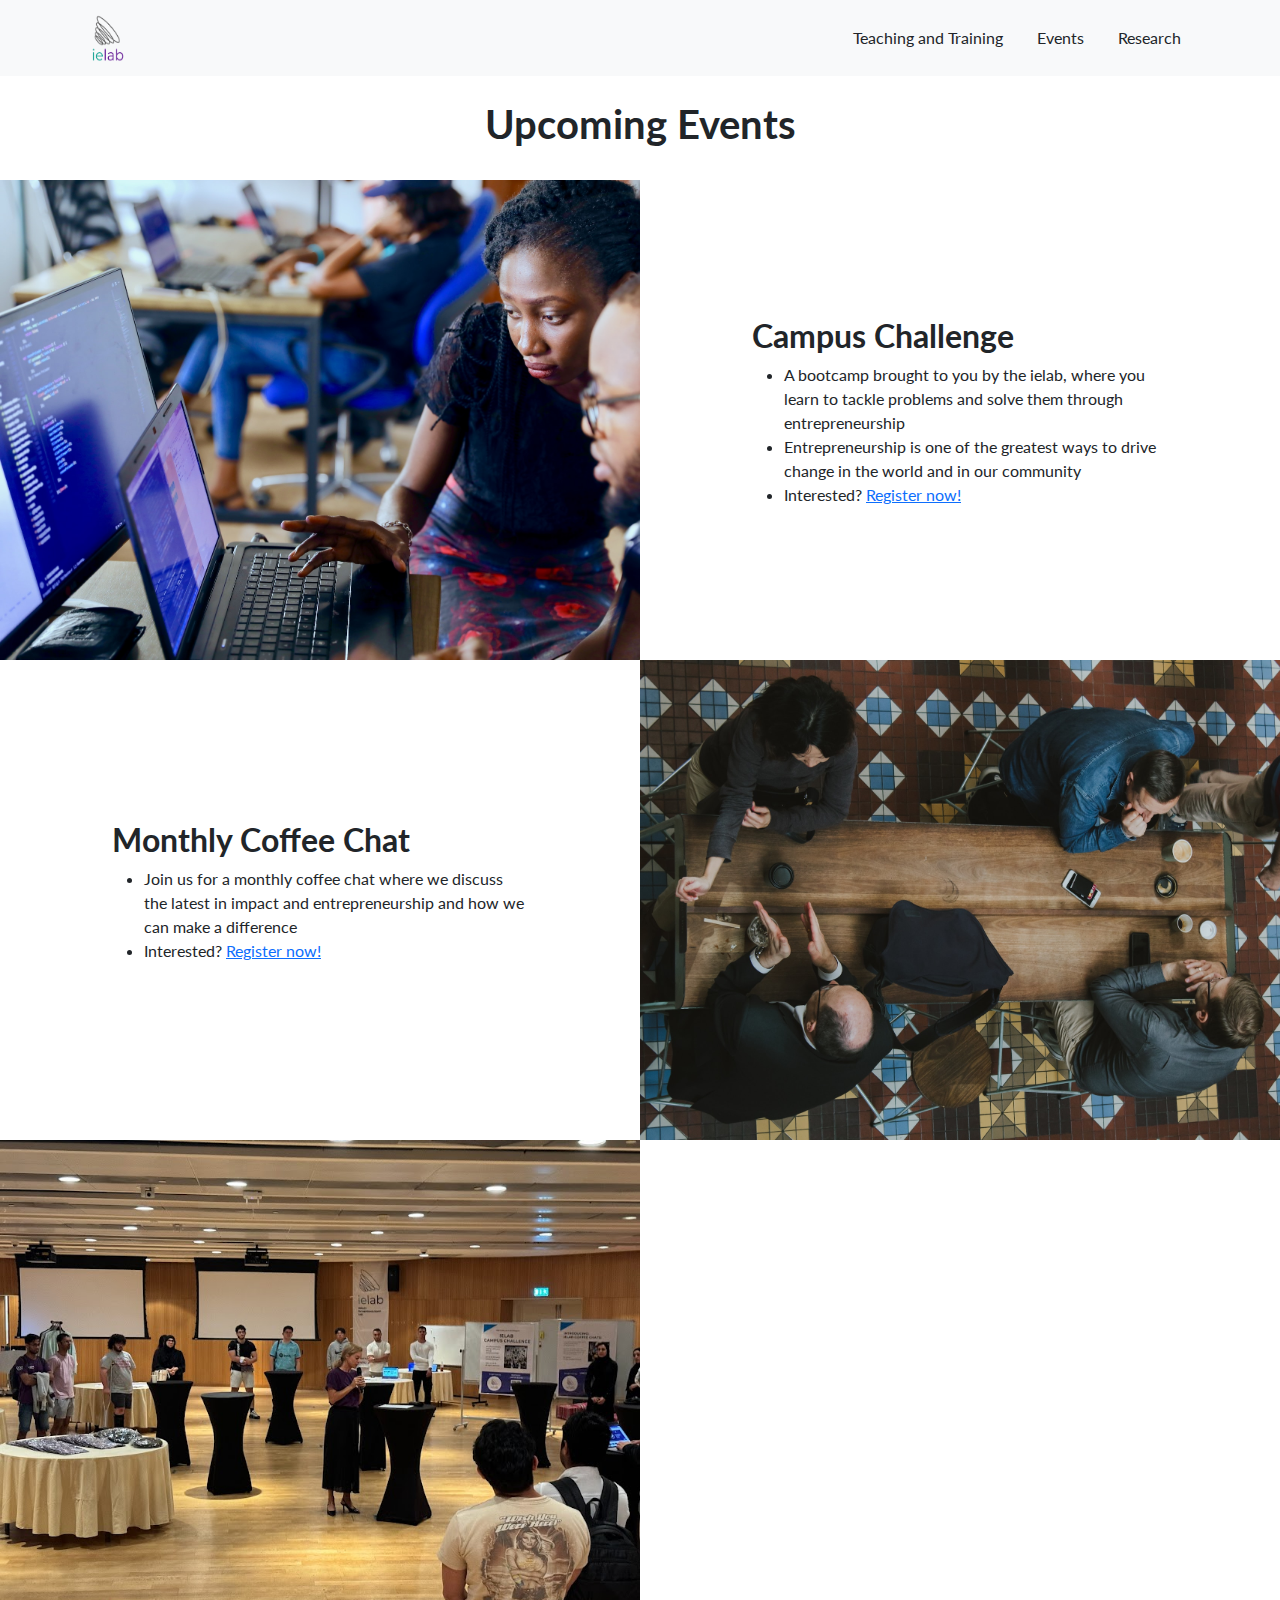
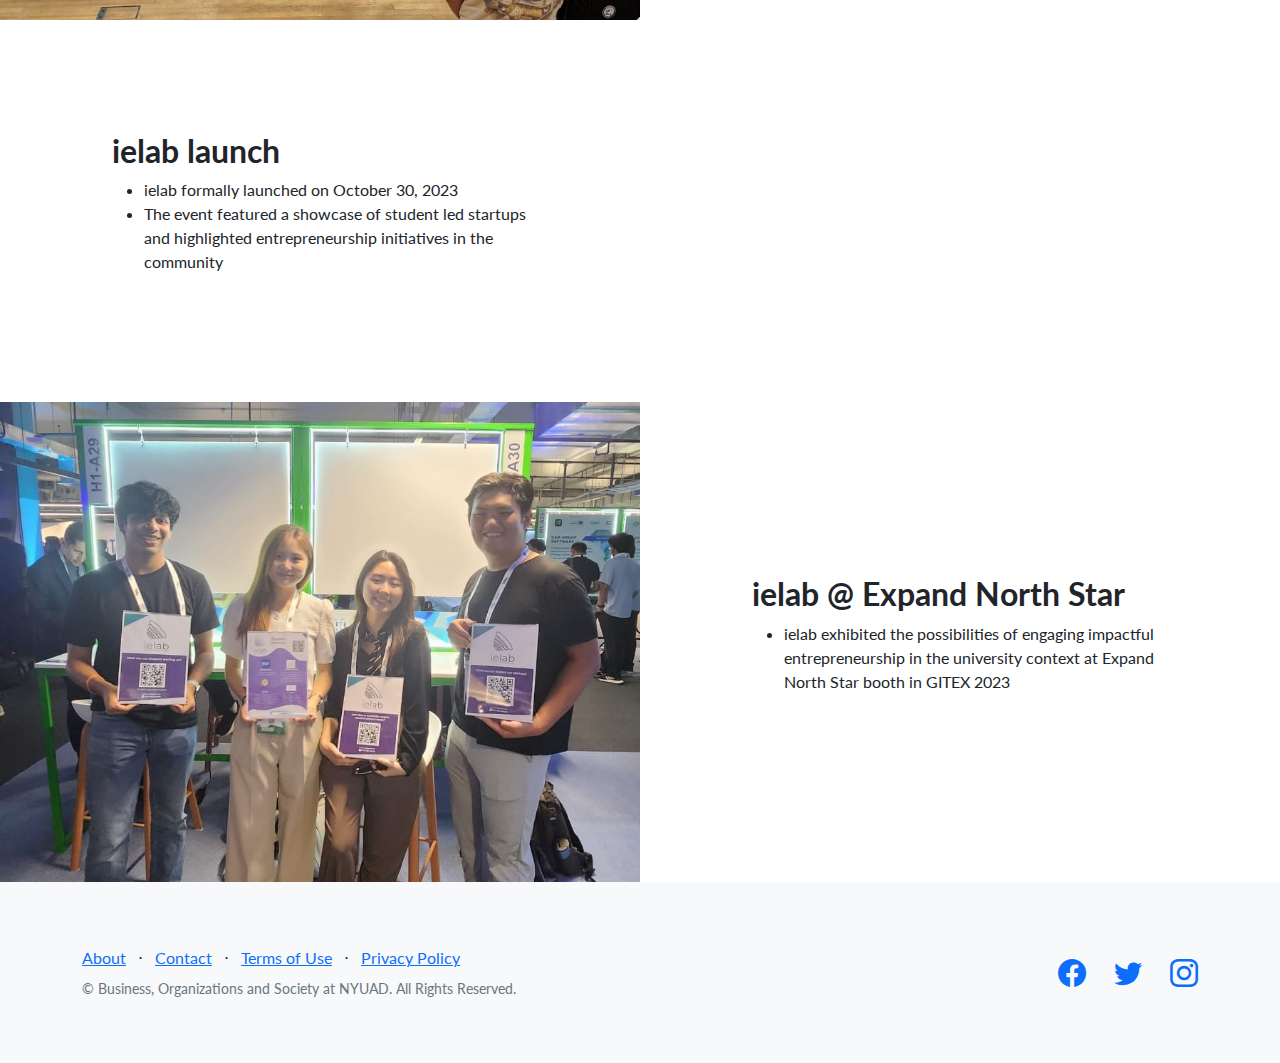
<file: events.html>
<!DOCTYPE html>
<html lang="en">
    <head>
        <meta charset="utf-8" />
        <meta name="viewport" content="width=device-width, initial-scale=1, shrink-to-fit=no" />
        <meta name="description" content="" />
        <meta name="author" content="" />
        <title>ie lab @ NYUAD</title>
        <!-- Favicon-->
        <link rel="icon" type="image/x-icon" href="assets/favicon.ico" />
        <!-- Bootstrap icons-->
        <link href="https://cdn.jsdelivr.net/npm/bootstrap-icons@1.5.0/font/bootstrap-icons.css" rel="stylesheet" type="text/css" />
        <!-- Google fonts-->
        <link href="https://fonts.googleapis.com/css?family=Lato:300,400,700,300italic,400italic,700italic" rel="stylesheet" type="text/css" />
        <!-- Core theme CSS (includes Bootstrap)-->
        <link href="css/styles.css" rel="stylesheet" />

        <style>
            /* Style the FAQ section */
            .faq-question {
                font-weight: bold;
                cursor: pointer;
                padding: 10px;
                border: 1px solid #ccc;
                margin-bottom: 5px;
            }
    
            .faq-answer {
                display: none;  /* Initially hide all answers */
                padding: 10px;
                border: 1px solid #ccc;
                border-top: none; /* To avoid double border */
                margin-bottom: 5px;
            }
        </style>

    </head>
    <body>


        <nav class="navbar navbar-light bg-light static-top">
            <div class="container d-flex justify-content-between align-items-center">
                <a class="navbar-brand" href="index.html"><img src="latestlogo.png" style="height: 2.5em; width: 2.5em;"></a>
                <!-- links -->
                <div class="d-flex">
                    <a class="btn btn-primary" href="teaching.html">Teaching and Training</a>
                    <a class="btn btn-primary" href="events.html">Events</a>
                    <a class="btn btn-primary" href="research.html">Research</a>
                </div>
            </div>
        </nav>
        







<!-- planned events header -->
<br>
<h1 style="text-align: center;">Upcoming Events</h1>
<br>


<section class="showcase">
    <div class="row g-0">
        
        <div class="col-lg-6 text-white showcase-img" style="background-image: url('bootcamp.jpg')"></div>
        <div class="col-lg-6 my-auto showcase-text">
            <h2>Campus Challenge</h2>
            <p class="lead mb-0">
                <ul>
                    <li>A bootcamp brought to you by the ielab, where you learn to tackle problems and solve them through entrepreneurship</li>
                    <li>Entrepreneurship is one of the greatest ways to drive change in the world and in our community</li>
                    <li>Interested? <a href="https://forms.gle/wnEYZKiECB263a4z5">Register now!</a></li>

                </ul>
            </p>
        </div>
    </div>
    <div class="container-fluid p-0" id="aboutus">
        <div class="row g-0">
            <div class="col-lg-6 order-lg-2 text-white showcase-img" style="background-image: url('coffeechat.jpg')"></div>
            <div class="col-lg-6 order-lg-1 my-auto showcase-text">
                <h2>Monthly Coffee Chat</h2>
                <p class="lead mb-0">
                    <ul>
                        <li>Join us for a monthly coffee chat where we discuss the latest in impact and entrepreneurship and how we can make a difference</li>
                        <li>Interested? <a href="https://forms.gle/ANLavji3nM1BU6ih8">Register now!</a></li>
            </div>
        </div>
    </div>
    <div class="col-lg-6 text-white showcase-img" style="background-image: url('launch.jpg')"></div>
    <div class="col-lg-6 my-auto showcase-text">
        <h2>ielab launch</h2>
        <p class="lead mb-0">
            <ul>
                <li>ielab formally launched on October 30, 2023</li>
                <li>The event featured a showcase of student led startups and highlighted entrepreneurship initiatives in the community</li>
            </ul>
        </p>
    </div>
</div>
    <div class="container-fluid p-0" id="aboutus">
        <div class="row g-0">
            <div class="col-lg-6 text-white showcase-img" style="background-image: url('gitex.jpeg')"></div>
            <div class="col-lg-6 my-auto showcase-text">
                <h2>ielab @ Expand North Star</h2>
                <p class="lead mb-0">
                    <ul>
                        <li>ielab exhibited the possibilities of engaging impactful entrepreneurship in the university context at Expand North Star booth in GITEX 2023</li>
            </div>
        </div>
    </div>
</section>








        <!-- Footer-->
        <footer class="footer bg-light">
            <div class="container">
                <div class="row">
                    <div class="col-lg-6 h-100 text-center text-lg-start my-auto">
                        <ul class="list-inline mb-2">
                            <li class="list-inline-item"><a href="#!">About</a></li>
                            <li class="list-inline-item">⋅</li>
                            <li class="list-inline-item"><a href="#!">Contact</a></li>
                            <li class="list-inline-item">⋅</li>
                            <li class="list-inline-item"><a href="#!">Terms of Use</a></li>
                            <li class="list-inline-item">⋅</li>
                            <li class="list-inline-item"><a href="#!">Privacy Policy</a></li>
                        </ul>
                        <p class="text-muted small mb-4 mb-lg-0">&copy; Business, Organizations and Society at NYUAD. All Rights Reserved.</p>
                    </div>
                    <div class="col-lg-6 h-100 text-center text-lg-end my-auto">
                        <ul class="list-inline mb-0">
                            <li class="list-inline-item me-4">
                                <a href="#!"><i class="bi-facebook fs-3"></i></a>
                            </li>
                            <li class="list-inline-item me-4">
                                <a href="#!"><i class="bi-twitter fs-3"></i></a>
                            </li>
                            <li class="list-inline-item">
                                <a href="#!"><i class="bi-instagram fs-3"></i></a>
                            </li>
                        </ul>
                    </div>
                </div>
            </div>
        </footer>
        <!-- Bootstrap core JS-->
        <script src="https://cdn.jsdelivr.net/npm/bootstrap@5.2.3/dist/js/bootstrap.bundle.min.js"></script>
        <!-- Core theme JS-->
        <script src="js/scripts.js"></script>

    </body>
</html>
</file>
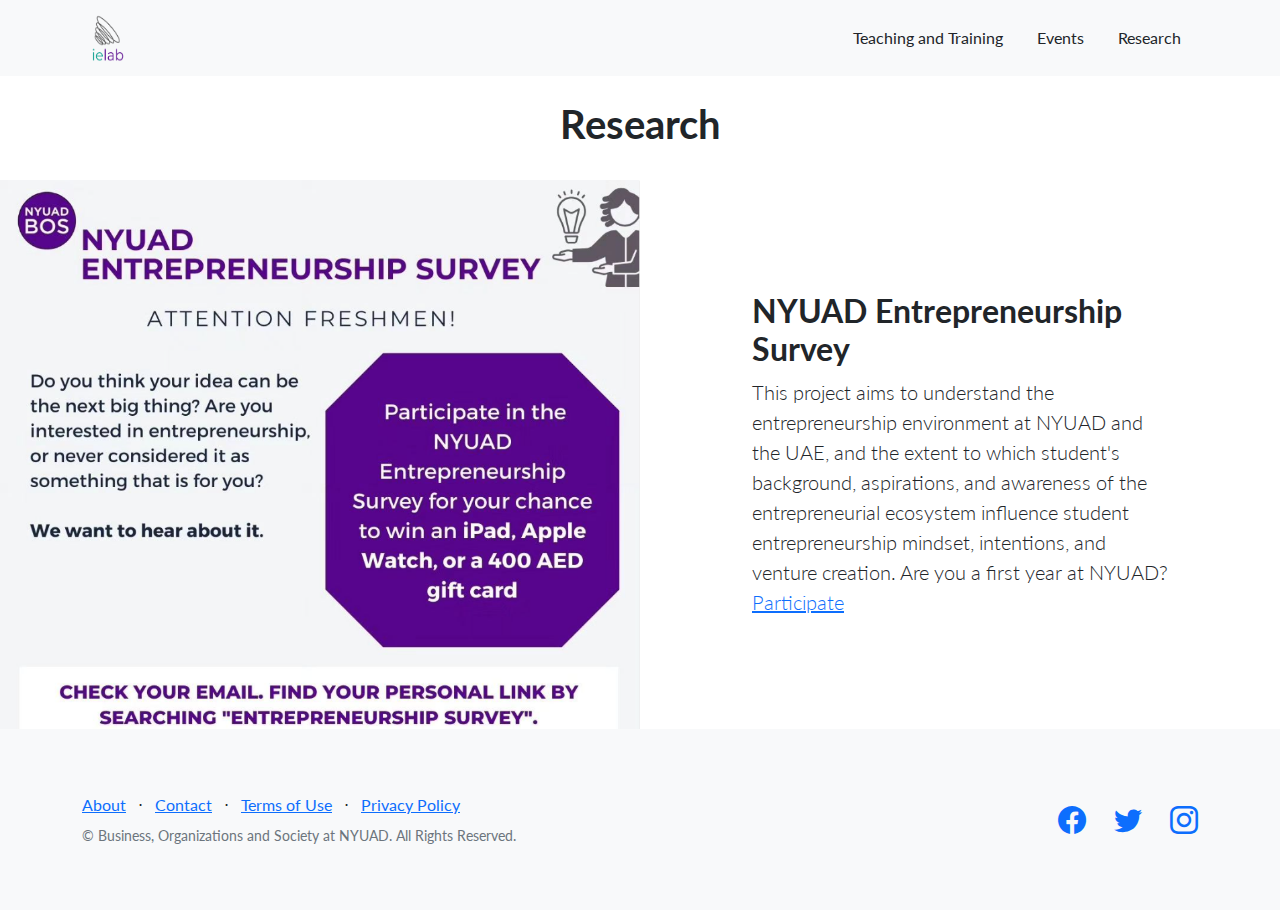
<file: research.html>
<!DOCTYPE html>
<html lang="en">
    <head>
        <meta charset="utf-8" />
        <meta name="viewport" content="width=device-width, initial-scale=1, shrink-to-fit=no" />
        <meta name="description" content="" />
        <meta name="author" content="" />
        <title>ie lab @ NYUAD</title>
        <!-- Favicon-->
        <link rel="icon" type="image/x-icon" href="assets/favicon.ico" />
        <!-- Bootstrap icons-->
        <link href="https://cdn.jsdelivr.net/npm/bootstrap-icons@1.5.0/font/bootstrap-icons.css" rel="stylesheet" type="text/css" />
        <!-- Google fonts-->
        <link href="https://fonts.googleapis.com/css?family=Lato:300,400,700,300italic,400italic,700italic" rel="stylesheet" type="text/css" />
        <!-- Core theme CSS (includes Bootstrap)-->
        <link href="css/styles.css" rel="stylesheet" />

        <style>
            /* Style the FAQ section */
            .faq-question {
                font-weight: bold;
                cursor: pointer;
                padding: 10px;
                border: 1px solid #ccc;
                margin-bottom: 5px;
            }
    
            .faq-answer {
                display: none;  /* Initially hide all answers */
                padding: 10px;
                border: 1px solid #ccc;
                border-top: none; /* To avoid double border */
                margin-bottom: 5px;
            }
        </style>

    </head>
    <body>


        <nav class="navbar navbar-light bg-light static-top">
            <div class="container d-flex justify-content-between align-items-center">
                <a class="navbar-brand" href="index.html"><img src="latestlogo.png" style="height: 2.5em; width: 2.5em;"></a>
                <!-- links -->
                <div class="d-flex">
                    <a class="btn btn-primary" href="teaching.html">Teaching and Training</a>
                    <a class="btn btn-primary" href="events.html">Events</a>
                    <a class="btn btn-primary" href="research.html">Research</a>
                </div>
            </div>
        </nav>
        










<!-- planned events header -->
<br>
<h1 style="text-align: center;">Research</h1>
<br>


<section class="showcase">
    <div class="row g-0">
        
        <div class="col-lg-6 text-white showcase-img" style="background-image: url('entrep.png')"></div>
        <div class="col-lg-6 my-auto showcase-text">
            <h2>NYUAD Entrepreneurship Survey</h2>
            <p class="lead mb-0">
                This project aims to understand the entrepreneurship environment at NYUAD and the UAE, and the extent to which student's background, aspirations, and awareness of the entrepreneurial ecosystem influence student entrepreneurship mindset, intentions, and venture creation.
                Are you a first year at NYUAD? <a href="https://nyu.qualtrics.com/jfe/form/SV_aWrmxGgwN2gEC7Y">Participate</a>
            </p>
        </div>
    </div>

</section>










        <!-- Footer-->
        <footer class="footer bg-light">
            <div class="container">
                <div class="row">
                    <div class="col-lg-6 h-100 text-center text-lg-start my-auto">
                        <ul class="list-inline mb-2">
                            <li class="list-inline-item"><a href="#!">About</a></li>
                            <li class="list-inline-item">⋅</li>
                            <li class="list-inline-item"><a href="#!">Contact</a></li>
                            <li class="list-inline-item">⋅</li>
                            <li class="list-inline-item"><a href="#!">Terms of Use</a></li>
                            <li class="list-inline-item">⋅</li>
                            <li class="list-inline-item"><a href="#!">Privacy Policy</a></li>
                        </ul>
                        <p class="text-muted small mb-4 mb-lg-0">&copy; Business, Organizations and Society at NYUAD. All Rights Reserved.</p>
                    </div>
                    <div class="col-lg-6 h-100 text-center text-lg-end my-auto">
                        <ul class="list-inline mb-0">
                            <li class="list-inline-item me-4">
                                <a href="#!"><i class="bi-facebook fs-3"></i></a>
                            </li>
                            <li class="list-inline-item me-4">
                                <a href="#!"><i class="bi-twitter fs-3"></i></a>
                            </li>
                            <li class="list-inline-item">
                                <a href="#!"><i class="bi-instagram fs-3"></i></a>
                            </li>
                        </ul>
                    </div>
                </div>
            </div>
        </footer>
        <!-- Bootstrap core JS-->
        <script src="https://cdn.jsdelivr.net/npm/bootstrap@5.2.3/dist/js/bootstrap.bundle.min.js"></script>
        <!-- Core theme JS-->
        <script src="js/scripts.js"></script>

    </body>
</html>
</file>
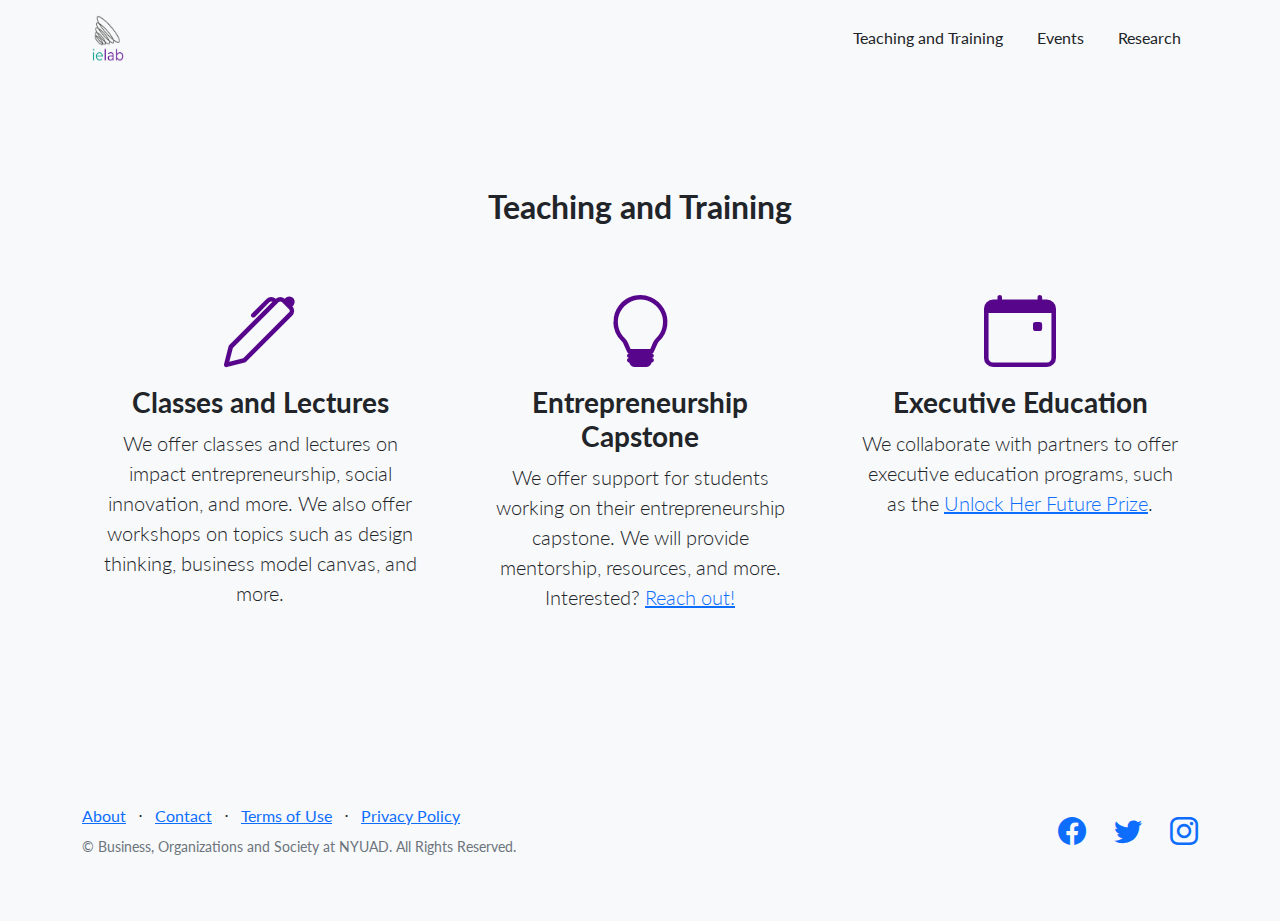
<file: teaching.html>
<!DOCTYPE html>
<html lang="en">
    <head>
        <meta charset="utf-8" />
        <meta name="viewport" content="width=device-width, initial-scale=1, shrink-to-fit=no" />
        <meta name="description" content="" />
        <meta name="author" content="" />
        <title>ie lab @ NYUAD</title>
        <!-- Favicon-->
        <link rel="icon" type="image/x-icon" href="assets/favicon.ico" />
        <!-- Bootstrap icons-->
        <link href="https://cdn.jsdelivr.net/npm/bootstrap-icons@1.5.0/font/bootstrap-icons.css" rel="stylesheet" type="text/css" />
        <!-- Google fonts-->
        <link href="https://fonts.googleapis.com/css?family=Lato:300,400,700,300italic,400italic,700italic" rel="stylesheet" type="text/css" />
        <!-- Core theme CSS (includes Bootstrap)-->
        <link href="css/styles.css" rel="stylesheet" />

        <style>
            /* Style the FAQ section */
            .faq-question {
                font-weight: bold;
                cursor: pointer;
                padding: 10px;
                border: 1px solid #ccc;
                margin-bottom: 5px;
            }
    
            .faq-answer {
                display: none;  /* Initially hide all answers */
                padding: 10px;
                border: 1px solid #ccc;
                border-top: none; /* To avoid double border */
                margin-bottom: 5px;
            }
        </style>

    </head>
    <body>


        <nav class="navbar navbar-light bg-light static-top">
            <div class="container d-flex justify-content-between align-items-center">
                <a class="navbar-brand" href="index.html"><img src="latestlogo.png" style="height: 2.5em; width: 2.5em;"></a>
                <!-- links -->
                <div class="d-flex">
                    <a class="btn btn-primary" href="teaching.html">Teaching and Training</a>
                    <a class="btn btn-primary" href="events.html">Events</a>
                    <a class="btn btn-primary" href="research.html">Research</a>
                </div>
            </div>
        </nav>
        










   
  <section class="features-icons bg-light text-center">
    <div class="container" id="whatwedo">
        <h2 class="mb-5">Teaching and Training</h2>
        <div class="row">
            <div class="col-lg-4">
                <div class="features-icons-item mx-auto mb-5 mb-lg-0 mb-lg-3">
                    <div class="features-icons-icon d-flex"><i class="bi-pen m-auto text-primary"></i></div>
                    <h3>Classes and Lectures</h3>
                    <p class="lead mb-0">
                        We offer classes and lectures on impact entrepreneurship, social innovation, and more. We also offer workshops on topics such as design thinking, business model canvas, and more.
                    </p>
                </div>
            </div>
            <div class="col-lg-4">
                <div class="features-icons-item mx-auto mb-5 mb-lg-0 mb-lg-3">
                    <div class="features-icons-icon d-flex"><i class="bi-lightbulb m-auto text-primary"></i></div>
                    <h3>Entrepreneurship Capstone</h3>
                    <p class="lead mb-0">
                        We offer support for students working on their entrepreneurship capstone. We will provide mentorship, resources, and more.  
                        
                        <br>
                        Interested? <a href="mailto:ielab@nyu.edu">Reach out!</a>
                    </p>
                </div>
            </div>
            <div class="col-lg-4">
                <div class="features-icons-item mx-auto mb-0 mb-lg-3">
                    <div class="features-icons-icon d-flex"><i class="bi-calendar-event m-auto text-primary"></i></div>
                    <h3>Executive Education</h3>
                    <p class="lead mb-0">
                         We collaborate with partners to offer executive education programs, such as the <a href="https://www.thebicestercollection.com/en/campaign/unlock-her-future-prize">Unlock Her Future Prize</a>.


                    </p>
                </div>
            </div>
        </div>
    </div>
</section>
<!-- 
<section class="showcase">
    <div class="row g-0">
        <div class="col-lg-6 text-white showcase-img" style="background-image: url('waterripple.jpg')"></div>
        <div class="col-lg-6 my-auto showcase-text">
            <h2>Our Vision</h2>
            <p class="lead mb-0">We aim to become a strategic project for the university and a key player in the MENA region's entrepreneurship ecosystem. Some of our offerings include capstone support, pitch deck reviewing, pitch practices, and informative sessions areas surrounding startups.

                Join us in our journey to empower the next generation of impactful entrepreneurs.</p>
        </div>
    </div>
    <div class="container-fluid p-0" id="aboutus">
        <div class="row g-0">
            <div class="col-lg-6 order-lg-2 text-white showcase-img" style="background-image: url('uae.jpg')"></div>
            <div class="col-lg-6 order-lg-1 my-auto showcase-text">
                <h2>Context</h2>
                <p class="lead mb-0">In 2022, the UAE has ranked 1st in the Global Entrepreneurship Monitor for the first time,
                    emerging as the number one global destination for establishing and starting businesses.
                    Simultaneously, students at NYUAD are interested in and actively exploring entrepreneurship
                    as a career option, and doing so during their studies.</p>
            </div>
        </div>
        <div class="row g-0">
            <div class="col-lg-6 text-white showcase-img" style="background-image: url('nyuad.jpg')"></div>
            <div class="col-lg-6 my-auto showcase-text">
                <h2>About Us</h2>
                <p class="lead mb-0">At ie lab, we aim to bridge the gap between these entrepreneurial aspirations and the resources needed to realize them.

                    Our unique focus is on Impact Entrepreneurship. We emphasize the development of ethical and transparent companies that aim to have a significant, positive impact on society and/or the environment.</p>
            </div>
        </div>
    </div>
</section> -->








        <!-- Footer-->
        <footer class="footer bg-light">
            <div class="container">
                <div class="row">
                    <div class="col-lg-6 h-100 text-center text-lg-start my-auto">
                        <ul class="list-inline mb-2">
                            <li class="list-inline-item"><a href="#!">About</a></li>
                            <li class="list-inline-item">⋅</li>
                            <li class="list-inline-item"><a href="#!">Contact</a></li>
                            <li class="list-inline-item">⋅</li>
                            <li class="list-inline-item"><a href="#!">Terms of Use</a></li>
                            <li class="list-inline-item">⋅</li>
                            <li class="list-inline-item"><a href="#!">Privacy Policy</a></li>
                        </ul>
                        <p class="text-muted small mb-4 mb-lg-0">&copy; Business, Organizations and Society at NYUAD. All Rights Reserved.</p>
                    </div>
                    <div class="col-lg-6 h-100 text-center text-lg-end my-auto">
                        <ul class="list-inline mb-0">
                            <li class="list-inline-item me-4">
                                <a href="#!"><i class="bi-facebook fs-3"></i></a>
                            </li>
                            <li class="list-inline-item me-4">
                                <a href="#!"><i class="bi-twitter fs-3"></i></a>
                            </li>
                            <li class="list-inline-item">
                                <a href="#!"><i class="bi-instagram fs-3"></i></a>
                            </li>
                        </ul>
                    </div>
                </div>
            </div>
        </footer>
        <!-- Bootstrap core JS-->
        <script src="https://cdn.jsdelivr.net/npm/bootstrap@5.2.3/dist/js/bootstrap.bundle.min.js"></script>
        <!-- Core theme JS-->
        <script src="js/scripts.js"></script>

    </body>
</html>
</file>
